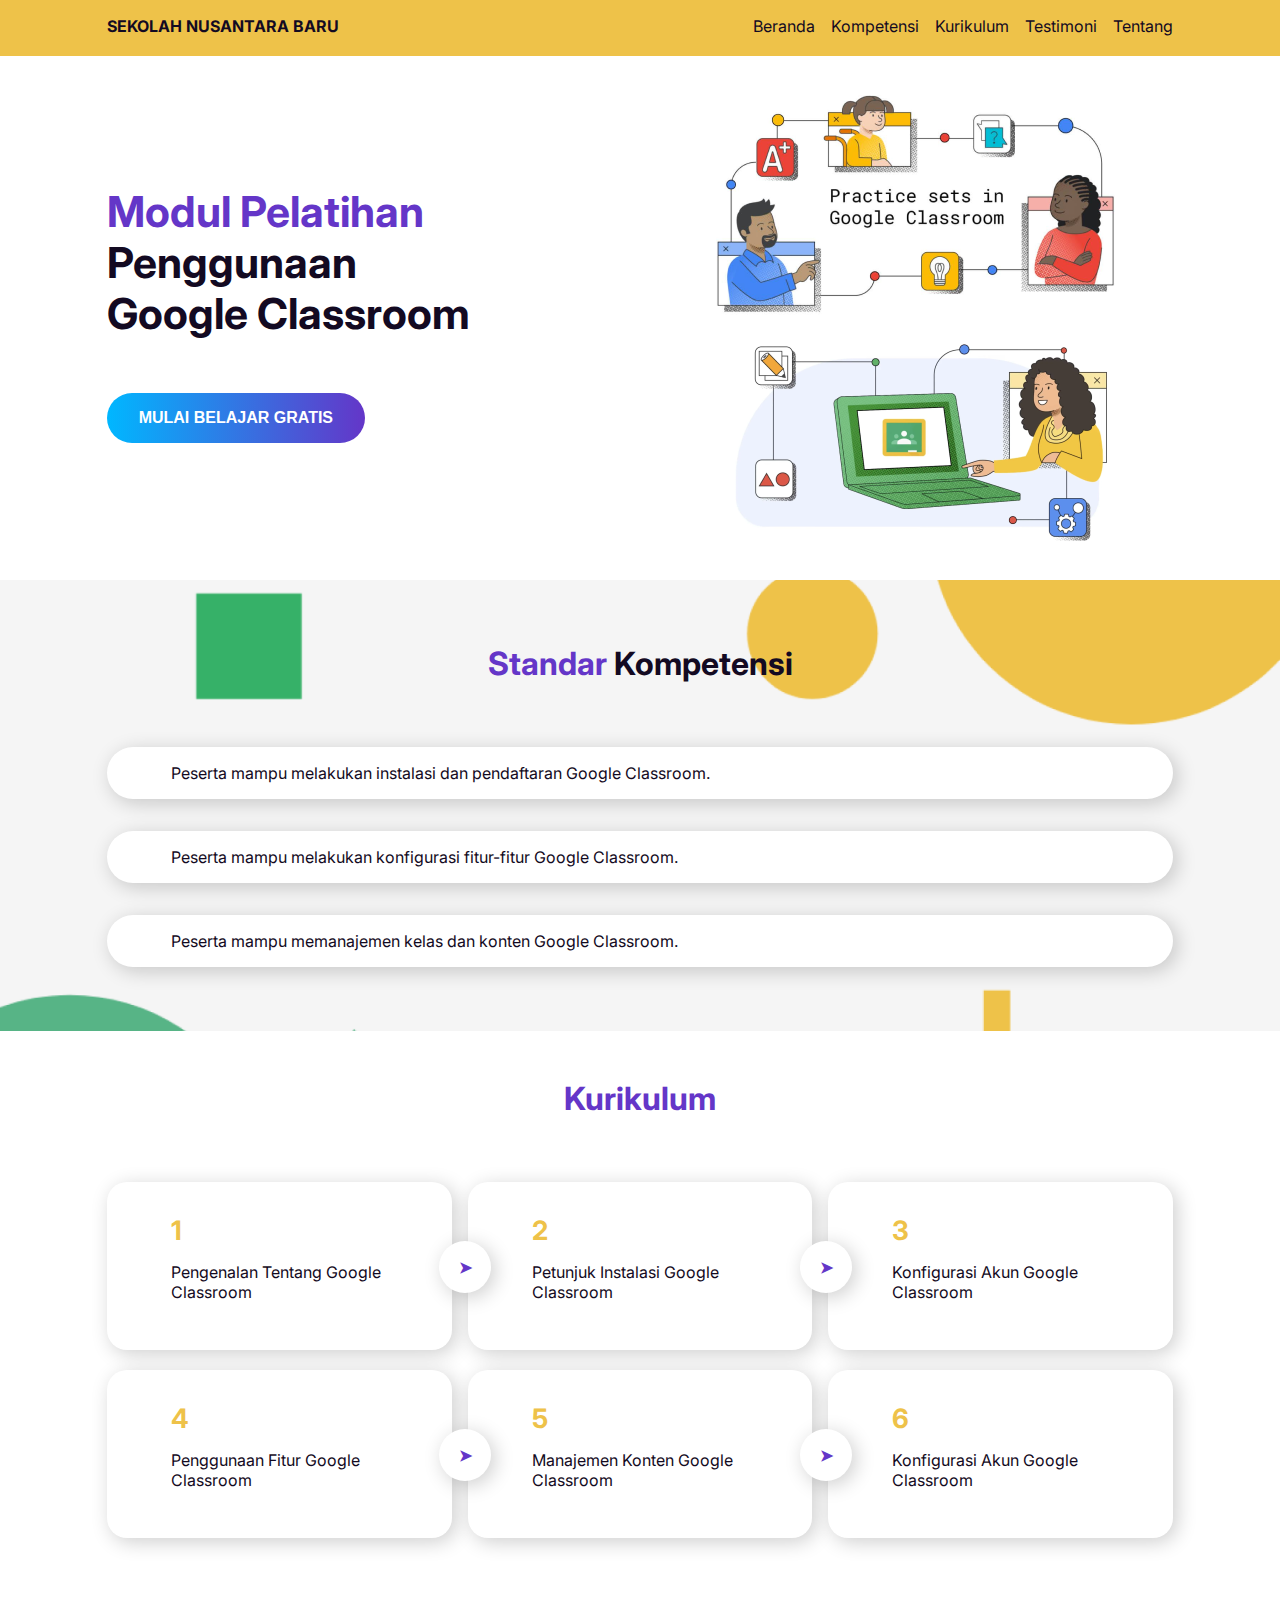
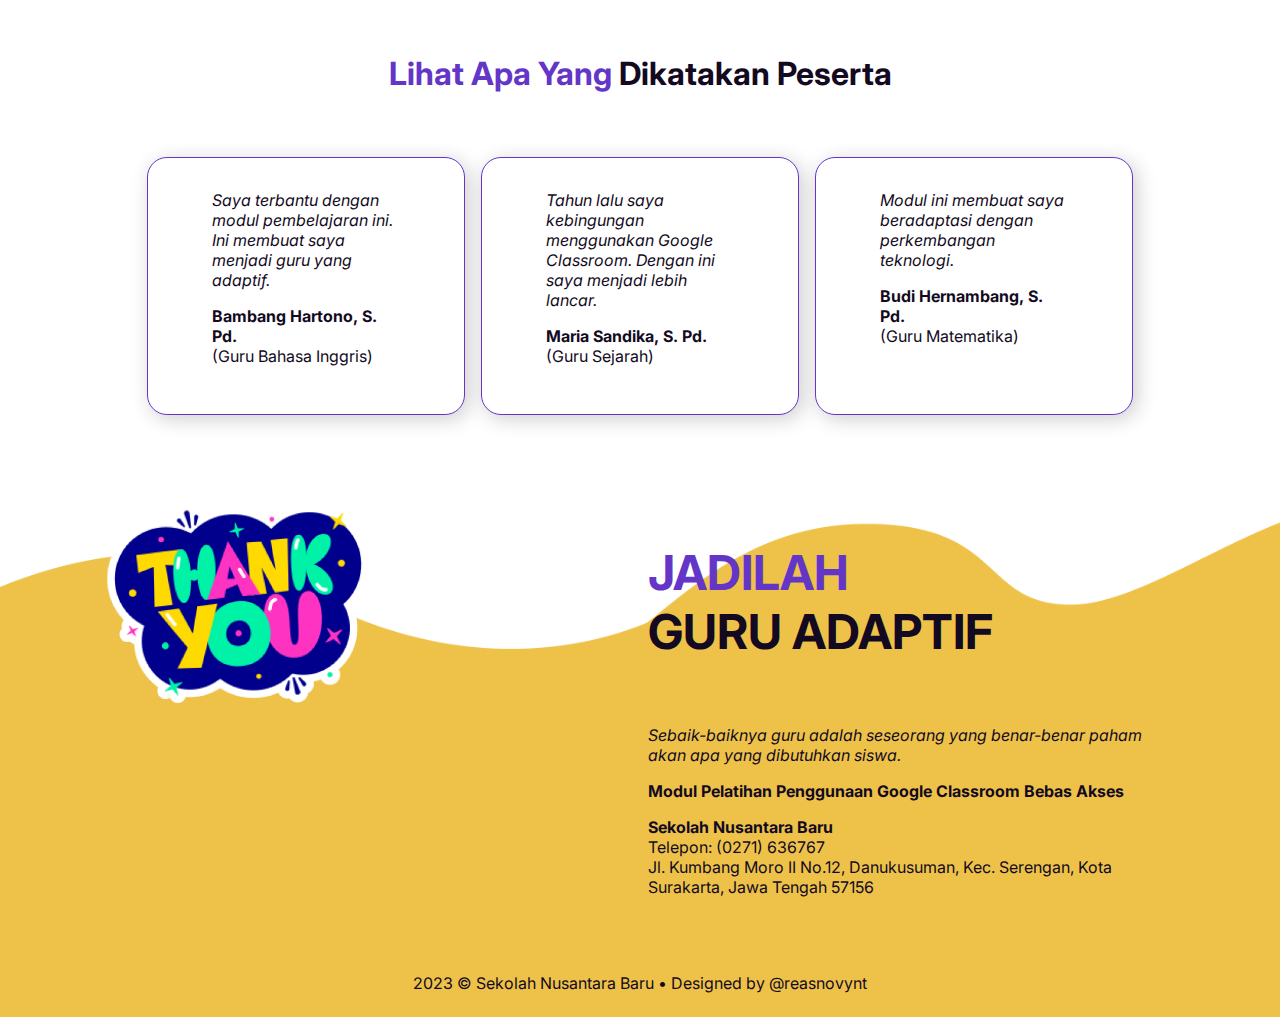
<file: index.html>
<!DOCTYPE html>
<html lang="id">
	<head>
		<meta charset="UTF-8" />
		<meta http-equiv="X-UA-Compatible" content="IE=edge" />
		<meta name="viewport" content="width=device-width, initial-scale=1.0" />
		<title>
			Modul Pelatihan Penggunaan Google Classroom | Sekolah Nusantara Baru
		</title>
		<link rel="stylesheet" href="public/css/style.css" />
	</head>
	<body>
		<div class="navbar">
			<div class="container">
				<div class="navbar-left">
					<span class="navbar-logo"> SEKOLAH NUSANTARA BARU </span>
				</div>
				<div class="navbar-right">
					<div class="navbar-menu">
						<li><a href="">Beranda</a></li>
						<li><a href="index.html#competency">Kompetensi</a></li>
						<li><a href="index.html#learn-path">Kurikulum</a></li>
						<li><a href="index.html#testimony">Testimoni</a></li>
						<li><a href="index.html#foo-contact">Tentang</a></li>
					</div>
				</div>
			</div>
		</div>

		<section id="hero">
			<div class="container">
				<div class="hero-content row">
					<div class="col-6">
						<div class="hero-title">
							<span style="color: #6436c8">Modul Pelatihan</span><br />
							Penggunaan <br />
							Google Classroom
						</div>
						<button
							class="btn btn-gradient hero-btn"
							onclick="location.href='modules.html'"
						>
							MULAI BELAJAR GRATIS
						</button>
					</div>

					<div class="col-6">
						<div class="hero-img">
							<img src="public/img/illustration-1.png" alt="" />
						</div>
					</div>
				</div>
			</div>
		</section>

		<section id="competency">
			<div class="container">
				<div class="section-title"><span>Standar</span> Kompetensi</div>
				<div class="competency-content">
					<li>
						Peserta mampu melakukan instalasi dan pendaftaran Google Classroom.
					</li>
					<li>
						Peserta mampu melakukan konfigurasi fitur-fitur Google Classroom.
					</li>
					<li>Peserta mampu memanajemen kelas dan konten Google Classroom.</li>
				</div>
			</div>
		</section>

		<section id="learn-path">
			<div class="container">
				<div class="section-title">
					<span>Kurikulum</span>
				</div>
				<div class="path-items row">
					<li class="col-4">
						<span>1</span>
						<p>Pengenalan Tentang Google Classroom</p>
						<i> ➤ </i>
					</li>
					<li class="col-4">
						<span>2</span>
						<p>Petunjuk Instalasi Google Classroom</p>
						<i> ➤ </i>
					</li>
					<li class="col-4">
						<span>3</span>
						<p>Konfigurasi Akun Google Classroom</p>
					</li>
				</div>
				<div class="path-items row">
					<li class="col-4">
						<span>4</span>
						<p>Penggunaan Fitur Google Classroom</p>
						<i> ➤ </i>
					</li>
					<li class="col-4">
						<span>5</span>
						<p>Manajemen Konten Google Classroom</p>
						<i> ➤ </i>
					</li>
					<li class="col-4">
						<span>6</span>
						<p>Konfigurasi Akun Google Classroom</p>
					</li>
				</div>
			</div>
		</section>

		<section id="testimony">
			<div class="container">
				<div class="section-title">
					<span>Lihat Apa Yang</span> Dikatakan Peserta
				</div>
				<div class="testy-content row">
					<li class="col-4">
						<i
							>Saya terbantu dengan modul pembelajaran ini. Ini membuat saya
							menjadi guru yang adaptif.</i
						>
						<p>
							<b>Bambang Hartono, S. Pd.</b><br />
							(Guru Bahasa Inggris)
						</p>
					</li>

					<li class="col-4">
						<i
							>Tahun lalu saya kebingungan menggunakan Google Classroom. Dengan
							ini saya menjadi lebih lancar.</i
						>
						<p>
							<b>Maria Sandika, S. Pd.</b><br />
							(Guru Sejarah)
						</p>
					</li>

					<li class="col-4">
						<i
							>Modul ini membuat saya beradaptasi dengan perkembangan
							teknologi.</i
						>
						<p>
							<b>Budi Hernambang, S. Pd.</b><br />
							(Guru Matematika)
						</p>
					</li>
				</div>
			</div>
		</section>
		<section id="foo-contact">
			<div class="container">
				<div class="foo-content row">
					<div class="foo-left col-6">
						<img src="public/img/thankyou.png" alt="Thank You" width="50%" />
					</div>
					<div class="foo-right col-6">
						<div class="section-title">
							<h2>
								<span>JADILAH</span> <br />
								GURU ADAPTIF
							</h2>
						</div>
						<i
							>Sebaik-baiknya guru adalah seseorang yang benar-benar paham akan
							apa yang dibutuhkan siswa.</i
						>
						<p>
							<b>Modul Pelatihan Penggunaan Google Classroom Bebas Akses</b>
						</p>

						<p>
							<b>Sekolah Nusantara Baru</b><br />
							Telepon: (0271) 636767 <br />
							Jl. Kumbang Moro II No.12, Danukusuman, Kec. Serengan, Kota
							Surakarta, Jawa Tengah 57156
						</p>
					</div>
				</div>
			</div>
		</section>
		<footer>
			<p>2023 © Sekolah Nusantara Baru • Designed by @reasnovynt</p>
		</footer>
	</body>
</html>
</file>
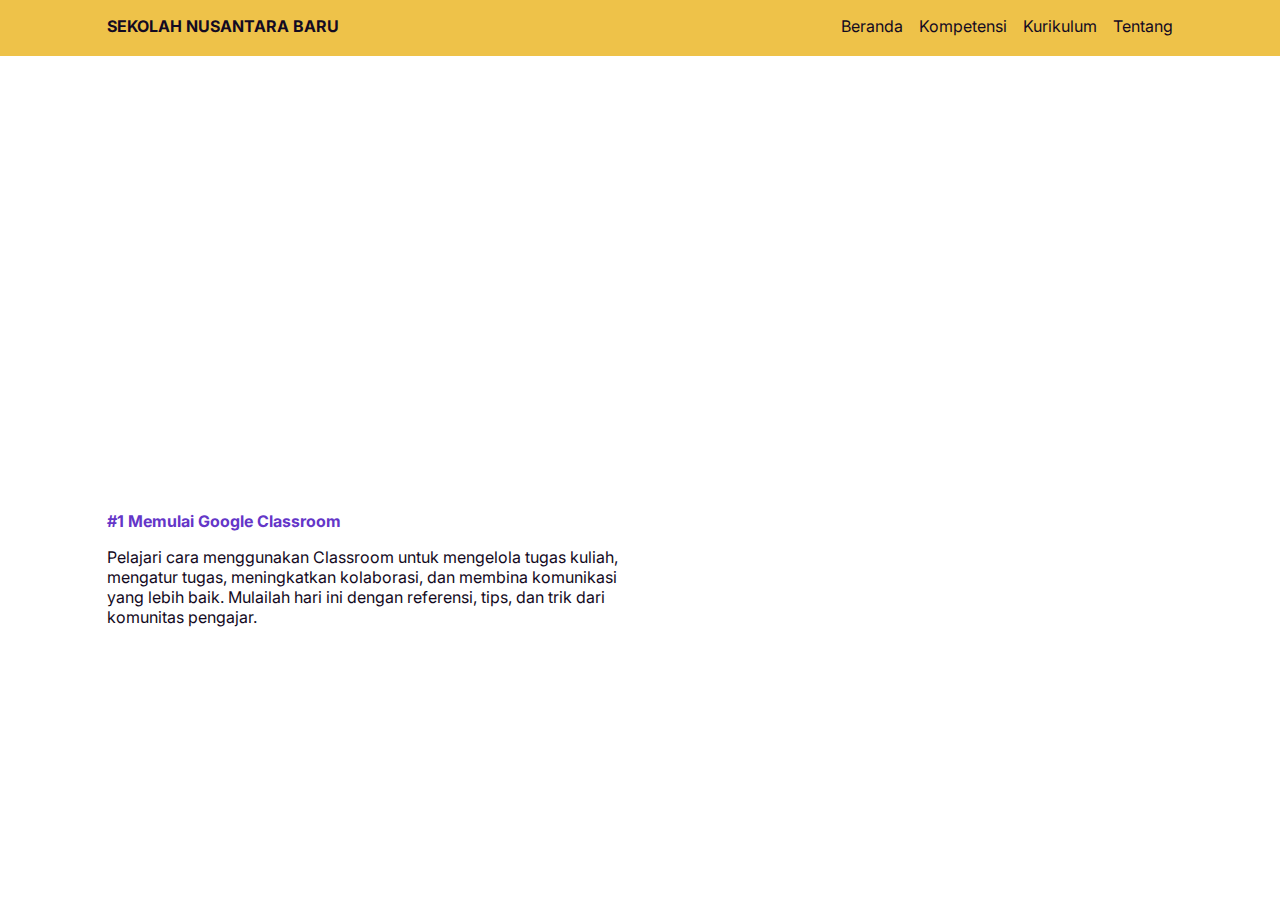
<file: modules.html>
<!DOCTYPE html>
<html lang="en">
<head>
    <meta charset="UTF-8">
    <meta http-equiv="X-UA-Compatible" content="IE=edge">
    <meta name="viewport" content="width=device-width, initial-scale=1.0">
    <title>Selamat Belajar! - Sekolah Nusantara Baru</title>
    <link rel="stylesheet" href="public/css/style.css" />
</head>
<body>
    <div class="navbar">
        <div class="container">
            <div class="navbar-left">
                <span class="navbar-logo"> SEKOLAH NUSANTARA BARU </span>
            </div>
            <div class="navbar-right">
                <div class="navbar-menu">
                    <li><a href="#">Beranda</a></li>
                    <li><a href="#">Kompetensi</a></li>
                    <li><a href="#">Kurikulum</a></li>
                    <li><a href="#">Tentang</a></li>
                </div>
            </div>
        </div>
    </div>

    <section id="gcr-trailer">
        <div class="container">
            <iframe width="560" height="315" src="https://www.youtube.com/embed/JUiLc0If0CI?controls=0" title="YouTube video player" frameborder="0" allow="accelerometer; autoplay; clipboard-write; encrypted-media; gyroscope; picture-in-picture; web-share" allowfullscreen></iframe>
        </div>
    </section>

    <section id="gcr-desc">
        <div class="container">
            <div class="col-6">
                <span><b>#1 Memulai Google Classroom</b></span>
                <p>Pelajari cara menggunakan Classroom untuk mengelola tugas kuliah, mengatur tugas, meningkatkan kolaborasi, dan membina komunikasi yang lebih baik. Mulailah hari ini dengan referensi, tips, dan trik dari komunitas pengajar.</p>
            </div>
        </div>
    </section>
</body>
</html>
</file>
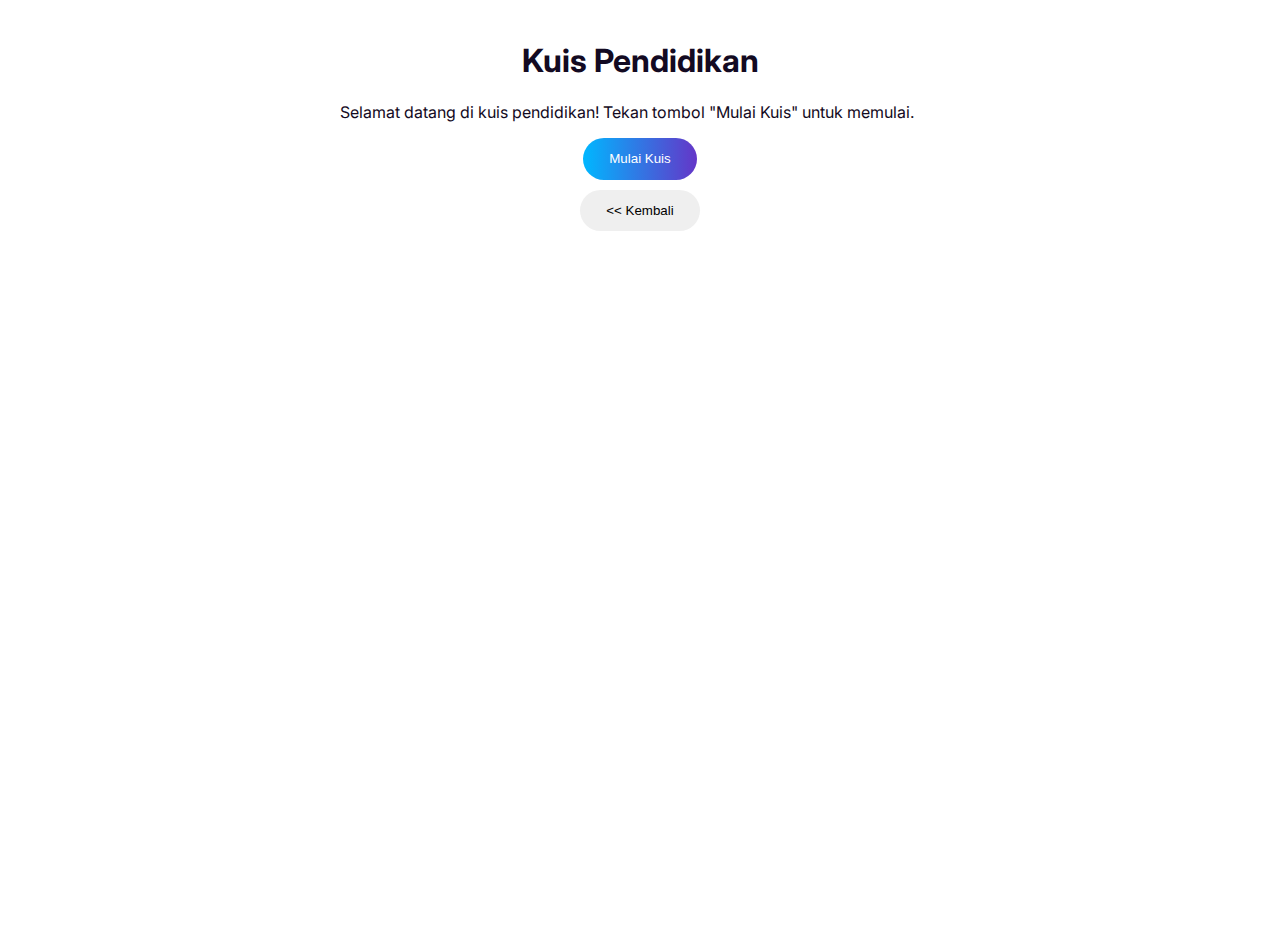
<file: quiz.html>
<!DOCTYPE html>
<html lang="id">
	<head>
		<meta charset="UTF-8" />
		<meta http-equiv="X-UA-Compatible" content="IE=edge" />
		<meta name="viewport" content="width=device-width, initial-scale=1.0" />
		<title>
			Modul Pelatihan Penggunaan Google Classroom | Sekolah Nusantara Baru
		</title>
		<link rel="stylesheet" href="public/css/style.css" />

		<!-- CSS -->
		<style>
			body {
				font-family: Inter, sans-serif;
				max-width: 600px;
				height: 100vh;
				overflow-y: hidden;
				margin: 0 auto;
				padding: 20px;
			}

			h1,
			h2 {
				text-align: center;
			}

			button {
				display: block;
				margin: 10px auto;
			}

			#quiz-container {
				display: none;
			}

			#result-container {
				display: none;
			}

			#options button {
				margin: 10px 10%;
				padding: 1rem 2rem;
				border: 0;
				background: transparent;
				border-radius: 100;
				border-radius: 20px;
				text-align: justify;
				width: max-content;
				cursor: pointer;
				transition: 0.3s;
			}
			#options button:hover {
				background-color: aquamarine;
			}
		</style>
	</head>
	<body>
		<h1>Kuis Pendidikan</h1>
		<div id="start-container">
			<p>
				Selamat datang di kuis pendidikan! Tekan tombol "Mulai Kuis" untuk
				memulai.
			</p>
			<button class="btn btn-gradient" onclick="startQuiz()">Mulai Kuis</button>
			<button class="btn" onclick="location.href='index.html';">
				<< Kembali
			</button>
		</div>

		<div id="quiz-container">
			<h2 id="question"></h2>
			<div id="options"></div>
			<!-- <button class="btn btn-gradient" onclick="checkAnswer()">Next</button> -->
		</div>

		<div id="result-container">
			<h2>Hasil Kuis</h2>
			<p id="score"></p>
			<button class="btn btn-gradient" onclick="restartQuiz()">
				Ulangi Kuis
			</button>
		</div>

		<script>
			var questions = [
				{
					question: "Apa fungsi utama Google Classroom?",
					options: [
						"A. Platform untuk bermain game",
						"B. Alat untuk mengedit gambar",
						"C. Sistem manajemen pembelajaran online",
						"D. Aplikasi untuk mengirim email",
					],
					answer: 2,
				},
				{
					question: "Apa yang dapat dilakukan dengan Google Classroom?",
					options: [
						"A. Membuat dan mengumpulkan tugas",
						"B. Mengirim pesan dan berbagi file dengan siswa",
						"C. Memberikan umpan balik kepada siswa",
						"D. Semua jawaban benar",
					],
					answer: 3,
				},
				{
					question:
						"Apa yang dimaksud dengan 'Pengumuman' di Google Classroom?",
					options: [
						"A. Pemberitahuan yang dikirim oleh guru kepada siswa",
						"B. Hasil evaluasi dari tugas yang diberikan",
						"C. Materi pembelajaran yang harus dipelajari siswa",
						"D. Status kehadiran siswa dalam kelas",
					],
					answer: 0,
				},
				{
					question: "Apa yang dimaksud dengan 'Tugas' di Google Classroom?",
					options: [
						"A. Aktivitas kelas yang melibatkan siswa dalam pembelajaran",
						"B. Daftar kehadiran siswa dalam kelas",
						"C. Catatan dan materi pembelajaran dari guru",
						"D. Pengaturan dan preferensi akun pengguna",
					],
					answer: 0,
				},
				{
					question:
						"Bagaimana cara siswa bergabung ke dalam sebuah kelas di Google Classroom?",
					options: [
						"A. Mengirim email kepada guru",
						"B. Mengisi formulir pendaftaran online",
						"C. Memasukkan kode kelas yang diberikan oleh guru",
						"D. Mendownload aplikasi Google Classroom di perangkat mereka",
					],
					answer: 2,
				},
			];

			var currentQuestion = 0;
			var score = 0;

			function startQuiz() {
				document.getElementById("start-container").style.display = "none";
				document.getElementById("quiz-container").style.display = "block";
				showQuestion();
			}

			function showQuestion() {
				var questionElement = document.getElementById("question");
				var optionsElement = document.getElementById("options");

				questionElement.textContent = questions[currentQuestion].question;
				optionsElement.innerHTML = "";

				for (var i = 0; i < questions[currentQuestion].options.length; i++) {
					var option = document.createElement("button");
					option.textContent = questions[currentQuestion].options[i];
					option.setAttribute("onclick", "selectOption(" + i + ")");
					optionsElement.appendChild(option);
				}
			}

			function selectOption(optionIndex) {
				var selectedOption = questions[currentQuestion].options[optionIndex];
				var answer = questions[currentQuestion].answer;

				if (selectedOption === questions[currentQuestion].options[answer]) {
					score++;
				}

				currentQuestion++;

				if (currentQuestion === questions.length) {
					showResult();
				} else {
					showQuestion();
				}
			}

			function showResult() {
				document.getElementById("quiz-container").style.display = "none";
				document.getElementById("result-container").style.display = "block";
				document.getElementById("score").textContent =
					"Skor Anda: " + score + "/" + questions.length;
			}

			function restartQuiz() {
				currentQuestion = 0;
				score = 0;
				document.getElementById("result-container").style.display = "none";
				document.getElementById("start-container").style.display = "block";
			}
		</script>
	</body>
</html>
</file>
<file: public/css/style.css>
@import url("https://fonts.googleapis.com/css2?family=Inter:wght@300;400;700;900&display=swap");
body {
  margin: 0;
  padding: 0;
  color: #130A22;
  font-size: 12pt;
}

.btn {
  padding: 1em 2em;
  border: 0px;
  border-radius: 100px;
  cursor: pointer;
}

.btn-gradient {
  color: white;
  background-image: linear-gradient(to right, #00B7FF, #6436C8);
  transition: 0.3s;
}
.btn-gradient:hover {
  background: white;
  color: #6436C8;
  border: 1px solid #6436C8;
  transition: 0.3s;
}

.container {
  margin: 0 8.3333333333%;
}

.row {
  display: flex;
  flex-direction: row;
  gap: 1em;
  margin: 20px 0px;
  justify-content: space-between;
  width: 100% auto;
}

[class*=col-] {
  width: 100%;
}

.col-1 {
  width: 8.33%;
}

.col-2 {
  width: 16.66%;
}

.col-3 {
  width: 25%;
}

.col-4 {
  width: 33.33%;
}

.col-5 {
  width: 41.66%;
}

.col-6 {
  width: 50%;
}

.col-7 {
  width: 58.33%;
}

.col-8 {
  width: 66.66%;
}

.col-9 {
  width: 75%;
}

.col-10 {
  width: 83.33%;
}

.col-11 {
  width: 91.66%;
}

.col-12 {
  width: 100%;
}

body {
  font-family: "Inter", sans-serif;
}

.navbar {
  z-index: 100;
  position: fixed;
  padding: 1em 0em;
  background-color: #EEC249;
  width: 100%;
  height: 24px;
}
.navbar .navbar-left {
  display: inline-flex;
  float: left;
}
.navbar .navbar-left .navbar-logo {
  font-weight: bold;
}
.navbar .navbar-right {
  display: inline-flex;
  float: right;
}
.navbar .navbar-right .navbar-menu {
  display: flex;
  gap: 1em;
  text-align: center;
}
.navbar .navbar-right .navbar-menu li {
  list-style: none;
}
.navbar .navbar-right .navbar-menu li a {
  text-decoration: none;
  color: inherit;
}

.section-title {
  text-align: center;
  font-size: 24pt;
  font-weight: bold;
  margin-bottom: 2em;
}
.section-title span {
  color: #6436C8;
}

#hero {
  padding-top: 5%;
  font-size: 32pt;
}
#hero .hero-title {
  font-weight: bolder;
  padding-top: 20%;
  padding-bottom: 1em;
}
#hero .hero-img {
  text-align: center;
}
#hero .hero-btn {
  font-size: 12pt;
  font-weight: bolder;
}

#competency {
  padding: 4em 0em;
  width: 100%;
  background: url("../../public/img/competency-bg.png");
  background-size: cover;
  background-repeat: no-repeat;
  background-position: top;
}
#competency .competency-content {
  width: 100%;
}
#competency .competency-content li {
  background-color: white;
  margin-top: 2em;
  width: 100% auto;
  list-style: none;
  padding: 1em 4em;
  border-radius: 100px;
  box-shadow: 4px 4px 20px rgba(0, 0, 0, 0.1960784314);
}

#learn-path {
  width: 100% auto;
  padding: 3em 0em;
}
#learn-path .path-items li {
  padding: 2em 4em;
  list-style: none;
  background-color: white;
  border-radius: 20px;
  box-shadow: 4px 4px 20px rgba(0, 0, 0, 0.1960784314);
}
#learn-path .path-items li span {
  font-size: 20pt;
  font-weight: bold;
  color: #EEC249;
}
#learn-path .path-items li i {
  float: right;
  overflow: hidden;
  color: #6436C8;
  font-weight: bold;
  font-style: normal;
  background-color: white;
  padding: 1em 1.2em;
  position: absolute;
  margin-top: -6%;
  margin-left: 21%;
  border-radius: 1000px;
  box-shadow: 4px 4px 20px rgba(0, 0, 0, 0.1960784314);
}

#testimony {
  padding: 3em;
}
#testimony .testy-content li {
  padding: 2em 4em;
  list-style: none;
  background-color: white;
  border-radius: 20px;
  border: 1px solid #6436C8;
  box-shadow: 4px 4px 20px rgba(0, 0, 0, 0.1960784314);
}

#gcr-trailer {
  padding: 8em 0em 4em 0em;
  text-align: center;
}
#gcr-trailer iframe {
  border-radius: 20px;
}

#gcr-desc span {
  color: #6436C8;
}

#foo-contact {
  background: url("../../public/img/foo-bg.png");
  background-position: top center;
  background-repeat: no-repeat;
  background-size: cover;
  padding-bottom: 1em;
}
#foo-contact .section-title {
  text-align: left;
}

footer {
  text-align: center;
  padding: 0.5em 0em;
  background-color: #EEC249;
}/*# sourceMappingURL=style.css.map */
</file>
